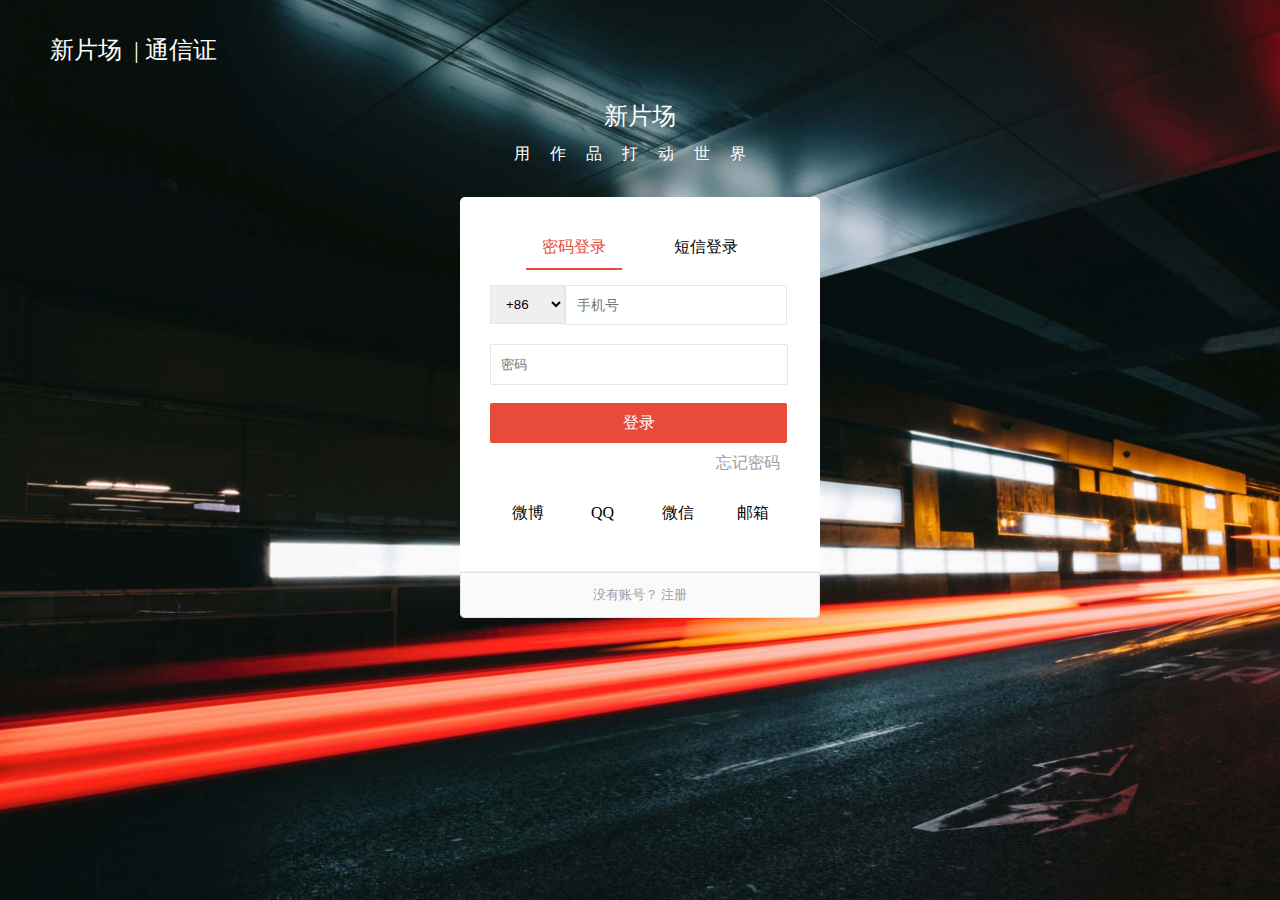
<file: register.html>
<!DOCTYPE html>
<html lang="en">
<head>
    <meta charset="UTF-8">
    <meta name="viewport" content="width=device-width, initial-scale=1.0">
    <meta http-equiv="X-UA-Compatible" content="ie=edge">
    <title>Document</title>
    <!-- <link rel="stylesheet" type="text/css" href="http://at.alicdn.com/t/font_617401_ecaofzzw91pxpqfr.css"> -->
    <link rel="stylesheet" href="css/register.css">
    <script src="js/jquery-1.12.1.min.js"></script>
</head>
<body>
    <div class="register-all">
        <div class="register-hearder">
            <a href="#">新片场</a>
            <span>&nbsp;|&nbsp;通信证</span>
        </div>
        <div class="register-center">
            <div class="register-theme">
                <a href="#">新片场</a>
            </div>
            <div class="register-Notes">用作品打动世界</div>
<!-- 登录模块开始 -->
             <div class="register" ><!--手机号登录开始 -->
                <div class="register-right" id="pwd">密码登录</div>
                <div class="register-left" id="note">短信登录</div><!--鼠标点击 变下划线和字体颜色还有后面的cypher-->
                <div class="register-nub"><!-- 输入手机号开始 -->
                    <select name=""  class="area"><!--id="phone-number"-->
                        <option value="1">+86</option>
                        <option value="2">+852</option>

                    </select>
                    <input type="tel" placeholder="手机号" class="phone-number">
                 </div><!--输入手机号结束 -->
                 <div><!--输入密码或者获取验证码开始 -->
                    <div class="cypher" id="cyp">
                        <input type="password" placeholder="密码">
                    </div>
                    <div class="code" id="cod">
                        <!-- 这个是短信登录的验证码 -->
                        <input type="text" placeholder="验证码">
                        <button>发送验证码</button>
                    </div>
                 </div><!--输入密码结束 -->
                <div><!-- 登录按钮开始 -->
                    <button type="submit" class="btn">登录</button>
                </div><!-- 登录按钮结束 -->
                <div class="forget"><a href="#">忘记密码</a></div>
                <!-- <div>
                    <i class="icon-0041"></i>
                </div>   小图标暂时不会 用文字代替    -->
                <div class="lcon"><!-- 小图标开始 -->
                    <div>
                        <span>微博</span>
                        <div class="tipComponent">
                                <div class="rectangle">
                                    微博
                                </div>
                                <div class="triangle">
                                    <div class="triangle_inner"></div>
                                </div>
                        </div>
                    </div>
                    <div>
                        <span>QQ</span>
                        <div class="tipComponent">
                                <div class="rectangle">
                                    QQ
                                </div>
                                <div class="triangle">
                                    <div class="triangle_inner"></div>
                                </div>
                        </div>
                    </div>
                    <div>
                        <span>微信</span>
                        <div class="tipComponent">
                                <div class="rectangle">
                                    微信
                                </div>
                                <div class="triangle">
                                    <div class="triangle_inner"></div>
                                </div>
                        </div>
                    </div>
                    <div>
                        <span>邮箱</span>
                        <div class="tipComponent">
                                <div class="rectangle">
                                    邮箱
                                </div>
                                <div class="triangle">
                                    <div class="triangle_inner"></div>
                                </div>
                        </div>
                     </div>
                </div><!--小图标结束 -->
            </div><!-- 手机号登录结束 -->
<!-- 登录模块结束 -->
<!-- 注册模块开始 -->
            <div class="post">
                <h4 class="post-title">注册</h4>
                <div class="cypher" >
                    <input type="text" placeholder="昵称" id="name">
                </div>
                <div  class="register-nub">
                    <select name=""  class="area"><!--id="phone-number"-->
                        <option value="1">+86</option>
                        <option value="2">+852</option>

                    </select>
                    <input type="tel" placeholder="手机号" class="phone-number">
                </div>
                <div class="post-code">
                    <input type="text" placeholder="验证码">
                        <button>发送验证码</button>
                </div>
                <div class="cypher">
                    <input type="password" placeholder="密码">
                </div>
                <div class="post-button">
                    <button type="submit" class="btn">注册</button>
                </div>
                <div class="Agreement">
                    <span>注册即代表同意</span>
                    <a href="#">《新片场用户协议》</a>  
                </div>
            </div>
<!-- 注册模块结束 -->

            <div class="switch" >
                <input type="button" id="post1" value="没有账号？ 注册" />
            </div>

            <!-- <div class="post-btn" id="post1">
                <span>没有账号?注册</span>
            </div> -->
        </div>
        <!-- <footer>©2019 新片场 · 京ICP备14003808号-1</footer> -->
        
        <script src="js/register.js"></script>
       

    </div>
</body>
</html>
</file>
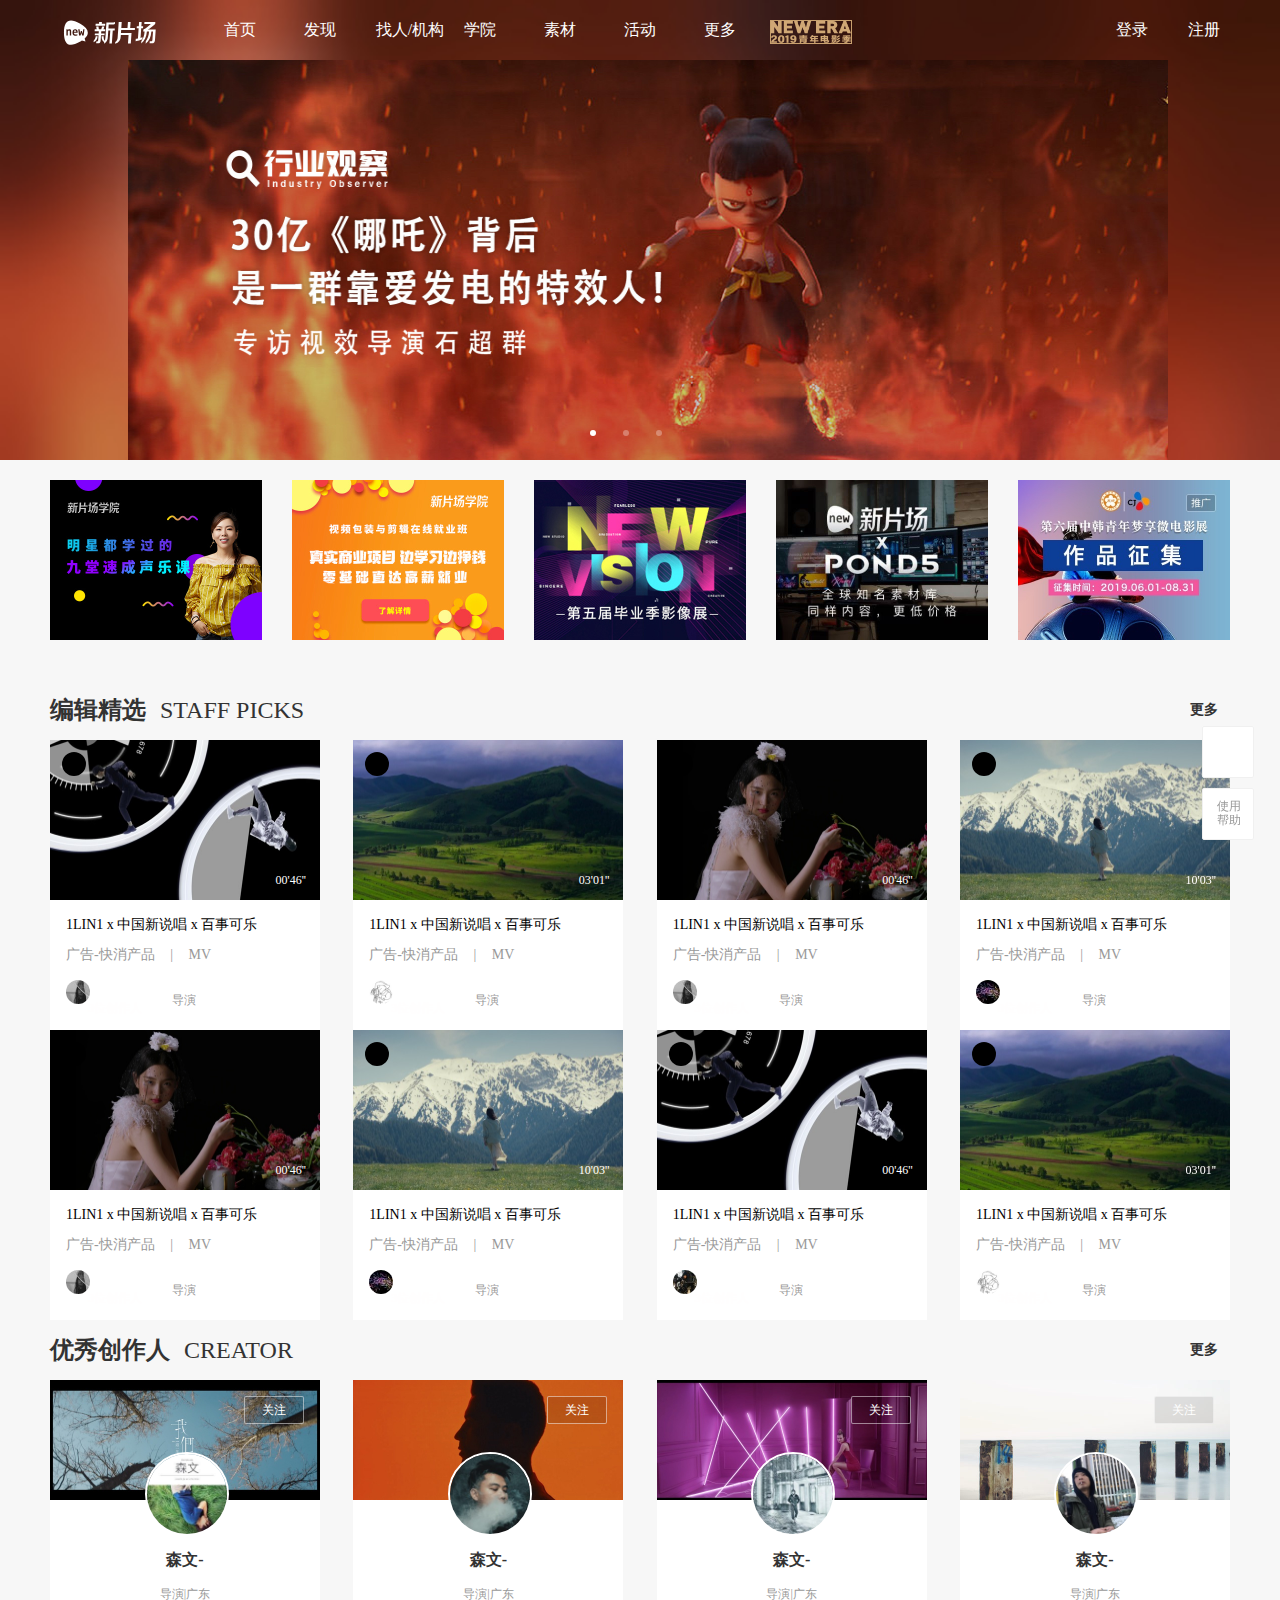
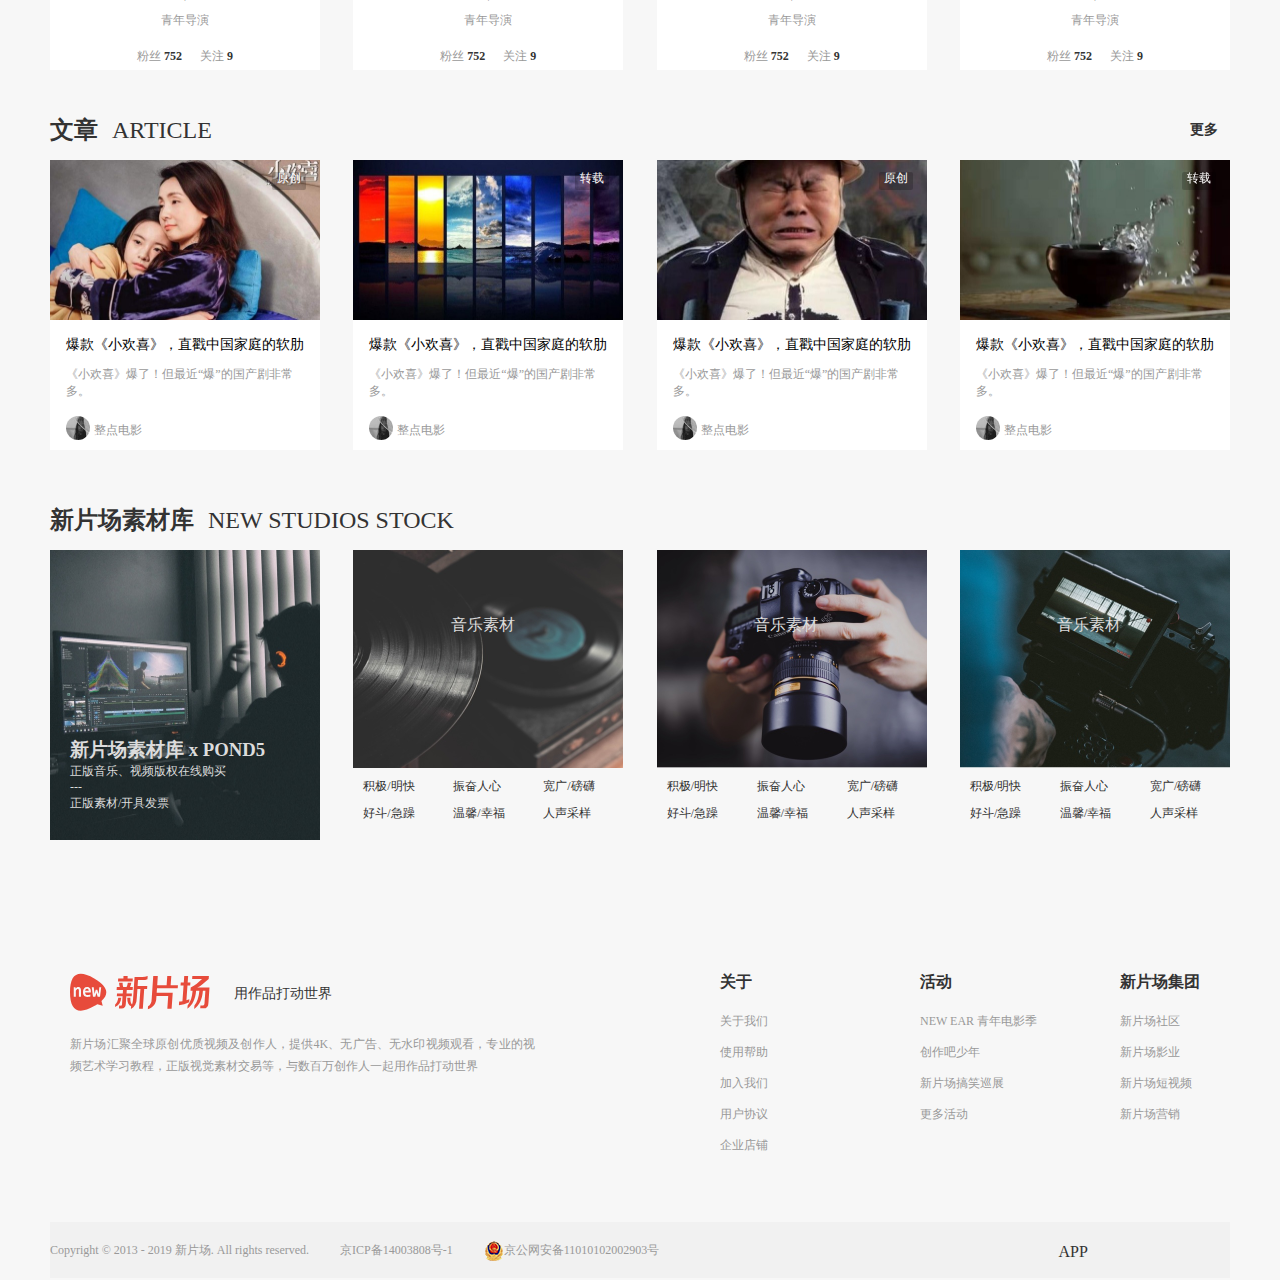
<file: square.html>
<!DOCTYPE html>
<html lang="en">
<head>
    <meta charset="UTF-8">
    <meta name="viewport" content="width=device-width, initial-scale=1.0">
    <meta http-equiv="X-UA-Compatible" content="ie=edge">
    <title>Document</title>
    <link rel="stylesheet" href="css/style.css">
    <link rel="stylesheet" href="http://at.alicdn.com/t/font_1351956_3foeemw3y3t.css">
</head>
<body>
    <nav>
        <div id="slider">
            <ul>
                <li class="show">
                    <img class="bg" src="images/bg01.jpg" alt="">
                    <img src="images/bg1.jpg" alt="">
                </li>
                <li>
                    <img class="bg" src="images/bg02.jpg" alt="">
                    <img src="images/bg2.jpg" alt="">
                </li>
                <li>
                    <img class="bg" src="images/bg03.jpg" alt="">
                    <img src="images/bg3.jpg" alt="">
                </li>
            </ul>
            <div class="spot">
                <span class="spotshow"></span>
                <span></span>
                <span></span>
            </div>
        </div>
        <div class="nav_top">
            <a href="">
                <img src="images/logo.svg" alt="">
            </a>
            <ul class="nav_list">
                <li><a href="">首页</a></li>
                <li>
                    <a href="">发现
                    <i class="iconfont icon-xiangxia"></i>
                    </a>
                    <dl class="nav_show">
                        <dt class="dropdown">
                            <div class="dp_title"><a href="" style="color: #999;font-size:14px;">作品></a></div>
                            <ul class="items">
                                <li><a href="">广告</a></li>
                                <li><a href="">宣传片</a></li>
                                <li><a href="">剧情短片</a></li>
                                <li><a href="">纪录片</a></li>
                                <li><a href="">创意混剪</a></li>
                                <li><a href="">MV</a></li>
                            </ul>
                        </dt>
                        <dt class="line"></dt>
                        <dt class="dropdown">
                            <div class="dp_title"><a href="" style="color: #999;font-size:14px;">文章></a></div>
                        </dt>
                        <dt class="line"></dt>
                        <dt class="dropdown">
                            <div class="dp_title"><a href="" style="color: #999;font-size:14px;">场库></a></div>
                        </dt>
                    </dl>
                </li>
                <li><a href="" style="margin-left:10px">找人/机构</a></li>
                <li><a href="">学院</a></li>
                <li>
                    <a href="">素材
                        <i class="iconfont icon-xiangxia"></i>
                    </a>
                    <dl class="nav_show">
                            <dt class="dropdown">
                                <div class="dp_title"><a href="" style="color: #999;font-size:14px;">视频></a></div>
                                <ul class="items">
                                    <li><a href="">广告</a></li>
                                    <li><a href="">宣传片</a></li>
                                    <li><a href="">剧情短片</a></li>
                                    <li><a href="">纪录片</a></li>
                                    <li><a href="">创意混剪</a></li>
                                    <li><a href="">MV</a></li>
                                </ul>
                            </dt>
                            <dt class="line"></dt>
                            <dt class="dropdown">
                                <div class="dp_title"><a href="" style="color: #999;font-size:14px;">音乐></a></div>
                                <ul class="items">
                                        <li><a href="">广告</a></li>
                                        <li><a href="">宣传片</a></li>
                                        <li><a href="">剧情短片</a></li>
                                        <li><a href="">纪录片</a></li>
                                        <li><a href="">创意混剪</a></li>
                                        <li><a href="">MV</a></li>
                                    </ul>
                            </dt>
                            <dt class="line"></dt>
                            <dt class="dropdown">
                                <div class="dp_title"><a href="" style="color: #999;font-size:14px;">图片></a></div>
                            </dt>
                        </dl>
                </li>
                <li><a href="">活动</a></li>
                <li><a href="">更多<i class="iconfont icon-xiangxia"></i></a></li>
                <li><a href=""><img src="images/ear.png" alt=""></a></li>
            </ul>
            <ul class="nav_btn">
                <li><a href=""><i class="iconfont icon-sousuo5"></i></a></li>
                <li><a href="">登录</a></li>
                <li><a href="register.html" target="_blank">注册</a></li>
            </ul>
        </div>
    </nav>
    <div class="content">
        <ul class="ad">
            <li><a href=""><img src="images/ad1.jpg" alt=""></a></li>
            <li><a href=""><img src="images/ad2.jpg" alt=""></a></li>
            <li><a href=""><img src="images/ad3.jpg" alt=""></a></li>
            <li><a href=""><img src="images/ad4.jpg" alt=""></a></li>
            <li><a href=""><img src="images/ad5.jpg" alt=""></a></li>
        </ul>
        <div class="picks">
            <div class="pick_title">
                <span>编辑精选</span>
                <span>STAFF PICKS</span>
                <a href="">更多</a>
            </div>
            <ul class="pick_text">
                <li>
                    <a href="">
                        <img src="images/cover1.jpg" alt="">
                        <span>00'46''</span>
                        <div class="covericon"><i class="iconfont icon-shoucang1"></i></div>
                        <div class="coverhover">
                            <p>2019-08-11 发布</p>
                        </div>
                    </a>
                    <div class="cover_text">
                        <div class="ctext_top">
                            <p>1LIN1 x 中国新说唱 x 百事可乐</p>
                            <p>
                                <span>广告-快消产品</span>
                                <span>|</span>
                                <span>MV</span>
                            </p>
                        </div>
                        <div class="ctext_bottom">
                            <a href="">
                                <div><img src="images/user3.jpg" alt=""></div>
                                <span>3位创作人</span>
                            </a>
                            <span style="color: #999">导演</span>
                        </div>
                    </div>
                </li>
                <li>
                    <a href="">
                        <img src="images/cover2.jpg" alt="">
                        <span>03'01''</span>
                        <div class="covericon"><i class="iconfont icon-shoucang1"></i></div>
                        <div class="coverhover">
                            <div class="hovertext">
                                暑期到来前，趁着周末到京北的承德游玩两天，这是在丰宁坝上的一天拍摄的素材剪辑成的一个小片。6月下旬，丰宁坝上还未正式进入夏天，加上刚下过雨，草原上的温度只有不到十度，幸好随车带的有一件羽绒服可以御寒。紧张的一天，又是司机又是导航又是导游，得益于DJI
                                Mavic 2的轻巧便携，Sony A7R2的功能画质，再加上运气不错，一天内遇上了不错的天气，趁间隙的时间能拍出来不少的素材还是很不错的。</div>
                            <p>2019-08-8 发布</p>
                        </div>
                    </a>
                    <div class="cover_text">
                        <div class="ctext_top">
                            <p>1LIN1 x 中国新说唱 x 百事可乐</p>
                            <p>
                                <span>广告-快消产品</span>
                                <span>|</span>
                                <span>MV</span>
                            </p>
                        </div>
                        <div class="ctext_bottom">
                            <a href="">
                                <div><img src="images/user2.jpg" alt=""></div>
                                <span>3位创作人</span>
                            </a>
                            <span style="color: #999">导演</span>
                        </div>
                    </div>
                </li>
                <li>
                    <a href="">
                        <img src="images/cover3.jpg" alt="">
                        <span>00'46''</span>
                        <div class="covericon"><i class="iconfont icon-shoucang1"></i></div>
                        <div class="coverhover">
                            <div class="hovertext">汲取 Chanel 2018春夏高级定制的灵感，从衣裳延伸至筵席
                                以花做比，用手工与匠艺之心，将 Chanel 2018春夏高级定制秀场上开放的种种花材加以分类解析，定制了一场美妙的花筵。花与爱丽丝们，兀自摇曳，轻播暗香。
                                手作中种种细腻与微妙的技艺，给予“手艺”（Handcraft）系列短片的第一集《花筵》以灵感。自然界中的鲜花，生命转瞬即逝。手艺却能将短暂且美好的生命力由针尖复活至指间，从衣裳延伸至筵席。
                            </div>
                            <p>2019-08-11 发布</p>
                        </div>
                    </a>
                    <div class="cover_text">
                        <div class="ctext_top">
                            <p>1LIN1 x 中国新说唱 x 百事可乐</p>
                            <p>
                                <span>广告-快消产品</span>
                                <span>|</span>
                                <span>MV</span>
                            </p>
                        </div>
                        <div class="ctext_bottom">
                            <a href="">
                                <div><img src="images/user3.jpg" alt=""></div>
                                <span>3位创作人</span>
                            </a>
                            <span style="color: #999">导演</span>
                        </div>
                    </div>
                </li>
                <li>
                    <a href="">
                        <img src="images/cover4.jpg" alt="">
                        <span>10'03''</span>
                        <div class="covericon"><i class="iconfont icon-shoucang1"></i></div>
                        <div class="coverhover">
                            <div class="hovertext">
                                我们希望能在大格局下去讲述一段寻光者与“光”同行的故事。
                                最重要的是要有光，我们从杭州，青藏，川藏，西藏，最后寻到了日照非常充足的新疆。
                            </div>
                            <p>2019-08-10 发布</p>
                        </div>
                    </a>
                    <div class="cover_text">
                        <div class="ctext_top">
                            <p>1LIN1 x 中国新说唱 x 百事可乐</p>
                            <p>
                                <span>广告-快消产品</span>
                                <span>|</span>
                                <span>MV</span>
                            </p>
                        </div>
                        <div class="ctext_bottom">
                            <a href="">
                                <div><img src="images/user4.jpg" alt=""></div>
                                <span>3位创作人</span>
                            </a>
                            <span style="color: #999">导演</span>
                        </div>
                    </div>
                </li>
                <li>
                    <a href="">
                        <img src="images/cover3.jpg" alt="">
                        <span>00'46''</span>
                        <div class="covericon"><i class="iconfont icon-shoucang1"></i></div>
                        <div class="coverhover">
                            <div class="hovertext">汲取 Chanel 2018春夏高级定制的灵感，从衣裳延伸至筵席
                                以花做比，用手工与匠艺之心，将 Chanel 2018春夏高级定制秀场上开放的种种花材加以分类解析，定制了一场美妙的花筵。花与爱丽丝们，兀自摇曳，轻播暗香。
                                手作中种种细腻与微妙的技艺，给予“手艺”（Handcraft）系列短片的第一集《花筵》以灵感。自然界中的鲜花，生命转瞬即逝。手艺却能将短暂且美好的生命力由针尖复活至指间，从衣裳延伸至筵席。
                            </div>
                            <p>2019-08-11 发布</p>
                        </div>
                    </a>
                    <div class="cover_text">
                        <div class="ctext_top">
                            <p>1LIN1 x 中国新说唱 x 百事可乐</p>
                            <p>
                                <span>广告-快消产品</span>
                                <span>|</span>
                                <span>MV</span>
                            </p>
                        </div>
                        <div class="ctext_bottom">
                            <a href="">
                                <div><img src="images/user3.jpg" alt=""></div>
                                <span>3位创作人</span>
                            </a>
                            <span style="color: #999">导演</span>
                        </div>
                    </div>
                </li>
                <li>
                    <a href="">
                        <img src="images/cover4.jpg" alt="">
                        <span>10'03''</span>
                        <div class="covericon"><i class="iconfont icon-shoucang1"></i></div>
                        <div class="coverhover">
                            <div class="hovertext">
                                我们希望能在大格局下去讲述一段寻光者与“光”同行的故事。
                                最重要的是要有光，我们从杭州，青藏，川藏，西藏，最后寻到了日照非常充足的新疆。
                            </div>
                            <p>2019-08-10 发布</p>
                        </div>
                    </a>
                    <div class="cover_text">
                        <div class="ctext_top">
                            <p>1LIN1 x 中国新说唱 x 百事可乐</p>
                            <p>
                                <span>广告-快消产品</span>
                                <span>|</span>
                                <span>MV</span>
                            </p>
                        </div>
                        <div class="ctext_bottom">
                            <a href="">
                                <div><img src="images/user4.jpg" alt=""></div>
                                <span>3位创作人</span>
                            </a>
                            <span style="color: #999">导演</span>
                        </div>
                    </div>
                </li>
                <li>
                    <a href="">
                        <img src="images/cover1.jpg" alt="">
                        <span>00'46''</span>
                        <div class="covericon"><i class="iconfont icon-shoucang1"></i></div>
                        <div class="coverhover">
                            <p>2019-08-11 发布</p>
                        </div>
                    </a>
                    <div class="cover_text">
                        <div class="ctext_top">
                            <p>1LIN1 x 中国新说唱 x 百事可乐</p>
                            <p>
                                <span>广告-快消产品</span>
                                <span>|</span>
                                <span>MV</span>
                            </p>
                        </div>
                        <div class="ctext_bottom">
                            <a href="">
                                <div><img src="images/user1.jpg" alt=""></div>
                                <span>3位创作人</span>
                            </a>
                            <span style="color: #999">导演</span>
                        </div>
                    </div>
                </li>
                <li>
                    <a href="">
                        <img src="images/cover2.jpg" alt="">
                        <span>03'01''</span>
                        <div class="covericon"><i class="iconfont icon-shoucang1"></i></div>
                        <div class="coverhover">
                            <div class="hovertext">
                                暑期到来前，趁着周末到京北的承德游玩两天，这是在丰宁坝上的一天拍摄的素材剪辑成的一个小片。6月下旬，丰宁坝上还未正式进入夏天，加上刚下过雨，草原上的温度只有不到十度，幸好随车带的有一件羽绒服可以御寒。紧张的一天，又是司机又是导航又是导游，得益于DJI
                                Mavic 2的轻巧便携，Sony A7R2的功能画质，再加上运气不错，一天内遇上了不错的天气，趁间隙的时间能拍出来不少的素材还是很不错的。</div>
                            <p>2019-08-8 发布</p>
                        </div>
                    </a>
                    <div class="cover_text">
                        <div class="ctext_top">
                            <p>1LIN1 x 中国新说唱 x 百事可乐</p>
                            <p>
                                <span>广告-快消产品</span>
                                <span>|</span>
                                <span>MV</span>
                            </p>
                        </div>
                        <div class="ctext_bottom">
                            <a href="">
                                <div><img src="images/user2.jpg" alt=""></div>
                                <span>3位创作人</span>
                            </a>
                            <span style="color: #999">导演</span>
                        </div>
                    </div>
                </li>
            </ul>
        </div>
        <div class="picks">
            <div class="pick_title">
                <span>优秀创作人</span>
                <span>CREATOR</span>
                <a href="">更多</a>
            </div>
            <ul class="creator">
                <li>
                    <a href="">
                        <div class="creator_top">
                            <img src="images/creator1.png" alt="" style="height: 120px">
                            <span class="chead">
                                <img src="images/c1.jpg" alt="">
                            </span>
                            <div class="follow_btn">关注</div>
                        </div>
                        <div class="creator_bottom">
                            <p>森文-</p>
                            <div class="creator_info"><span>导演</span><span>|</span><span>广东</span></div>
                            <div class="work">青年导演</div>
                            <div class="fans">
                                <span>粉丝</span>
                                <span>752</span>
                                <span>关注</span>
                                <span>9</span>
                            </div>
                        </div>
                    </a>
                </li>
                <li>
                    <a href="">
                        <div class="creator_top">
                            <img src="images/creator2.png" alt="" style="height: 120px">
                            <span class="chead">
                                <img src="images/c2.jpg" alt="">
                            </span>
                            <div class="follow_btn">关注</div>
                        </div>
                        <div class="creator_bottom">
                            <p>森文-</p>
                            <div class="creator_info"><span>导演</span><span>|</span><span>广东</span></div>
                            <div class="work">青年导演</div>
                            <div class="fans">
                                <span>粉丝</span>
                                <span>752</span>
                                <span>关注</span>
                                <span>9</span>
                            </div>
                        </div>
                    </a>
                </li>
                <li>
                    <a href="">
                        <div class="creator_top">
                            <img src="images/creator3.png" alt="" style="height: 120px">
                            <span class="chead">
                                <img src="images/c3.jpg" alt="">
                            </span>
                            <div class="follow_btn">关注</div>
                        </div>
                        <div class="creator_bottom">
                            <p>森文-</p>
                            <div class="creator_info"><span>导演</span><span>|</span><span>广东</span></div>
                            <div class="work">青年导演</div>
                            <div class="fans">
                                <span>粉丝</span>
                                <span>752</span>
                                <span>关注</span>
                                <span>9</span>
                            </div>
                        </div>
                    </a>
                </li>
                <li>
                    <a href="">
                        <div class="creator_top">
                            <img src="images/creator4.png" alt="" style="height: 120px">
                            <span class="chead">
                                <img src="images/c4.jpg" alt="">
                            </span>
                            <div class="follow_btn">关注</div>
                        </div>
                        <div class="creator_bottom">
                            <p>森文-</p>
                            <div class="creator_info"><span>导演</span><span>|</span><span>广东</span></div>
                            <div class="work">青年导演</div>
                            <div class="fans">
                                <span>粉丝</span>
                                <span>752</span>
                                <span>关注</span>
                                <span>9</span>
                            </div>
                        </div>
                    </a>
                </li>
            </ul>
        </div>
        <div class="picks">
                <div class="pick_title">
                    <span>文章</span>
                    <span>ARTICLE</span>
                    <a href="">更多</a>
                </div>
                <ul class="pick_text">
                    <li>
                        <a href="">
                            <span class=articon>原创</span>
                            <img src="images/artic1.jpg" alt="">
                            <div class="coverhover">
                                <p>2019-08-11 发布</p>
                            </div>
                        </a>
                        <div class="cover_text">
                            <div class="ctext_top">
                                <p>爆款《小欢喜》，直戳中国家庭的软肋</p>
                                <p>
                                    <span style="font-size: 12px">《小欢喜》爆了！但最近“爆”的国产剧非常多。</span>
                                </p> 
                            </div>
                            <div class="ctext_bottom">
                                <a href="">
                                    <div><img src="images/user3.jpg" alt=""></div>
                                <span style="color: #999;bottom:28px">整点电影</span>
                            </a>
                            </div>
                        </div>
                    </li>
                    <li>
                        <a href="">
                            <span class=articon>转载</span>
                            <img src="images/artic2.jpg" alt="">
                            <div class="coverhover">
                                <p>2019-08-09 发布</p>
                            </div>
                        </a>
                        <div class="cover_text">
                            <div class="ctext_top">
                                <p>爆款《小欢喜》，直戳中国家庭的软肋</p>
                                <p>
                                    <span style="font-size: 12px">《小欢喜》爆了！但最近“爆”的国产剧非常多。</span>
                                </p>
                            </div>
                            <div class="ctext_bottom">
                                <a href="">
                                    <div><img src="images/user3.jpg" alt=""></div>
                                    <span style="color: #999;bottom:28px">整点电影</span>
                                </a>
                            </div>
                        </div>
                    </li>
                    <li>
                        <a href="">
                            <span class=articon>原创</span>
                            <img src="images/artic3.jpg" alt="">
                            <div class="coverhover">
                                <p>2019-08-1 发布</p>
                            </div>
                        </a>
                        <div class="cover_text">
                            <div class="ctext_top">
                                <p>爆款《小欢喜》，直戳中国家庭的软肋</p>
                                <p>
                                    <span style="font-size: 12px">《小欢喜》爆了！但最近“爆”的国产剧非常多。</span>
                                </p>
                            </div>
                            <div class="ctext_bottom">
                                <a href="">
                                    <div><img src="images/user3.jpg" alt=""></div>
                                    <span style="color: #999;bottom:28px">整点电影</span>
                                </a>
                            </div>
                        </div>
                    </li>
                    <li>
                        <a href="">
                            <span class=articon>转载</span>
                            <img src="images/artic4.jpg" alt="">
                            <div class="coverhover">
                                <p>2019-08-07 发布</p>
                            </div>
                        </a>
                        <div class="cover_text">
                            <div class="ctext_top">
                                <p>爆款《小欢喜》，直戳中国家庭的软肋</p>
                                <p>
                                    <span style="font-size: 12px">《小欢喜》爆了！但最近“爆”的国产剧非常多。</span>
                                </p>
                            </div>
                            <div class="ctext_bottom">
                                <a href="">
                                    <div><img src="images/user3.jpg" alt=""></div>
                                    <span style="color: #999;bottom:28px">整点电影</span>
                                </a>
                            </div>
                        </div>
                    </li>
                </ul>
        </div>
        <div class="stock">
            <div class="pick_title">
                <span>新片场素材库</span>
                <span>NEW STUDIOS STOCK</span>
            </div>
            <ul class="stock_content">
                <li>
                    <img src="images/stock1.jpg" alt="">
                    <div class="stock_text">
                        <h3>新片场素材库 x POND5</h3>
                        <p>正版音乐、视频版权在线购买</p>
                        <p>---</p>
                        <p>正版素材/开具发票</p>
                    </div>
                </li>
                <li>
                    <div class="stock_top">
                        <img src="images/stock2.jpg" alt="" style="height: 218px">
                        <div class="stock_icon">
                            <i class="iconfont icon-changpian"></i>
                            <p>音乐素材</p>
                        </div>
                    </div>
                    <ul class="stock_bottom">
                        <li><a href="">积极/明快</a></li>
                        <li><a href="">振奋人心</a></li>
                        <li><a href="">宽广/磅礴</a></li>
                        <li><a href="">好斗/急躁</a></li>
                        <li><a href="">温馨/幸福</a></li>
                        <li><a href="">人声采样</a></li>
                    </ul>
                </li>
                <li>
                    <div class="stock_top">
                        <img src="images/stock3.jpg" alt="" style="height: 218px">
                        <div class="stock_icon">
                                <i class="iconfont icon-shipinbofangyingpian2"></i>
                                <p>音乐素材</p>
                            </div>
                    </div>
                    <ul class="stock_bottom">
                        <li><a href="">积极/明快</a></li>
                        <li><a href="">振奋人心</a></li>
                        <li><a href="">宽广/磅礴</a></li>
                        <li><a href="">好斗/急躁</a></li>
                        <li><a href="">温馨/幸福</a></li>
                        <li><a href="">人声采样</a></li>
                    </ul>
                </li>
                <li>
                    <div class="stock_top">
                        <img src="images/stock4.jpg" alt="" style="height: 218px">
                        <div class="stock_icon">
                                <i class="iconfont icon-tupian"></i>
                                <p>音乐素材</p>
                            </div>
                    </div>
                    <ul class="stock_bottom">
                        <li><a href="">积极/明快</a></li>
                        <li><a href="">振奋人心</a></li>
                        <li><a href="">宽广/磅礴</a></li>
                        <li><a href="">好斗/急躁</a></li>
                        <li><a href="">温馨/幸福</a></li>
                        <li><a href="">人声采样</a></li>
                    </ul>
                </li>
            </ul>
        </div>
    </div>
    <div class="side">
        <ul>
            <li id="toTop"><a href="#"><i class="iconfont icon-xiangshangjiantou"></i></a></li>
            <li>
                <a href=""><i class="iconfont icon-shouji"></i></a>
                <div class="sideshow">
                    <div class="side_code">
                        <img src="images/footer_code.png" alt="">
                        <span>扫码下载APP</span>
                    </div>
                    <div class="side_code">
                        <img src="images/footer_code.png" alt="">
                        <span>关注[新片场]</span>
                    </div>
                </div>
            </li>
            <li><a href=""><span>使用帮助</span></a></li>
        </ul>
    </div>
    <footer>
        <div class="footer_main">
            <div class="fm_left">
                <div>
                    <a href="">
                        <img src="images/footer_logo.svg" alt="">
                    </a>
                    <span>用作品打动世界</span>
                </div>
                <p>新片场汇聚全球原创优质视频及创作人，提供4K、无广告、无水印视频观看，专业的视频艺术学习教程，正版视觉素材交易等，与数百万创作人一起用作品打动世界</p>
            </div>
            <div class="fm_right">
                <div class="footer_list">
                    <p>关于</p>
                    <ul>
                        <li><a href="">关于我们</a></li>
                        <li><a href="">使用帮助</a></li>
                        <li><a href="">加入我们</a></li>
                        <li><a href="">用户协议</a></li>
                        <li><a href="">企业店铺</a></li>
                    </ul>
                </div>
                <div class="footer_list">
                    <p>活动</p>
                    <ul>
                        <li><a href="">NEW EAR 青年电影季</a></li>
                        <li><a href="">创作吧少年</a></li>
                        <li><a href="">新片场搞笑巡展</a></li>
                        <li><a href="">更多活动</a></li>
                    </ul>
                </div>
                <div class="footer_list" style="width: 90px">
                    <p>新片场集团</p>
                    <ul>
                        <li><a href="">新片场社区</a></li>
                        <li><a href="">新片场影业</a></li>
                        <li><a href="">新片场短视频</a></li>
                        <li><a href="">新片场营销</a></li>
                    </ul>
                </div>
                </div>
        </div>
        <div class="footer_bottom">
                <span class="copyright">Copyright © 2013 - 2019 新片场. All rights reserved.</span>
                <span class="copyright">京ICP备14003808号-1</span>
                <span class="copyright"><img src="images/footer-icon.png" alt="">京公网安备11010102002903号</span>
                <ul class="footer_btn">
                    <li>
                        <a href="">
                            <i class="iconfont icon-shouji"></i>APP
                            <div class="footer_code">
                                <img src="images/footer_code.png" alt="">
                                <span>扫码下载APP</span>
                            </div>
                        </a>
                    </li>   
                    <li><a href=""><i class="iconfont icon-weibo"></i></a></li>   
                    <li><a href="">
                        <i class="iconfont icon-gongzhonghao"></i>
                        <div class="footer_code">
                            <img src="images/footer_code.png" alt="">
                            <span>关注[新片场]</span>
                        </div>
                    </a></li>   
                </ul>    
        </div>
    </footer>
<script src="js/square.js"></script>
</body>
</html>
</file>
<file: css/register.css>
*{
    padding: 0px;
    margin: 0px;
}
.register-all{
    width: 100vw;
    height: 100vh;
    background: url(../images/splash-52e44096f61ccb97be15902346a4dfb9.jpg) no-repeat  ;
    background-size: cover;
    background-position: 50%;
   
}
.register-hearder{
    height: 100px;
    color: #fff;
    font-size: 24px;
    padding: 0 50px;
    line-height: 100px;
}
a{
    color: #fff;
    text-decoration: none;
}
.register-center{
    margin: 0 auto;
    /* margin-bottom: 70px!important; */
}
.register-theme {
    color: #fff;
    text-align: center;
    font-size: 24px;
}

.register-Notes{
    color: #fff;
    text-align: center;
    font-size: 16px;
    letter-spacing: 20px;
    margin: 12px 0px 32px 0px ;
}
.register{
    width: 300px;
    height: 344px;
    background-color: #fff;
    padding: 30px 30px 0px 30px;
    margin: 0 auto;
    border-top-left-radius: 5px;
    border-top-right-radius: 5px;
    border-bottom-right-radius: 0px;
    border-bottom-left-radius: 0px;
   
}

.register-right{
    /* float: right; */
    display: inline-block;
    margin: 0 32px 0 36px;
    font-size: 16px;
    padding: 10px 16px;
    border-bottom: 2px solid #e74b3b;
    color: #e74b3b;
}
.register-right:hover{
    color: #e74b3b !important;
    cursor:pointer;
}
.register-left{
    /* float: left; */
    display: inline-block;
    font-size: 16px;
    padding: 10px 16px;
    border-bottom: 2px solid #fff;
}
.register-left:hover{
    color: #e74b3b !important;
    cursor:pointer;
}
input{
    border: 1px solid #e5e5e5;
    border-radius:2px;
    outline: none;
   
}
input:hover{
    transition: all .3s;
    border: 1px solid #9e9e9e;
}
input:focus{
    box-shadow: 0 0 0 2px hsla(0,0%,62%,.2);
}
.register-nub{
    position: relative;
    display: block;
    /* margin-right: 11px;
    margin-left: 11px; */
    line-height: 30px;
    margin-top: 15px;
    height: 40px;
}
.area{
    float: left;
    max-width: 100%;
    /* padding-right: 20px; */
    overflow: hidden;
    white-space: nowrap;
    text-overflow: ellipsis;
    padding: 10px 11px;
    border: 1px solid #e5e5e5;
}
.phone-number{
    float: left;
    width: 66%;
    margin-bottom: 0;
    text-align: inherit;
    font-size: 14px;
    line-height: 22px;
    padding: 8px 11px;
    display: table-cell;
}
.cypher{
    display: block;
}
.cypher>input{
    margin-top: 18.5px;
    padding: 10px 10px;
    width: 92%;
    height: 19.5px;
}
.code{
    display: none;
}
.code>input{
    margin-top: 18px;
    padding: 10px 10px;
    width: 62%;
    float: left;
    height: 20px;
}
.code>button{
    padding: 9px 0;
    font-size: 16px;
    border-radius: 2px;
    width: 30%;
    border: none;
    outline: none;
    float: left;
    margin-top: 18px;
    height: 42px;
}


.btn{
    height: 40px;
    padding: 0 15px;
    font-size: 16px;
    border-radius: 2px;
    width: 99%;
    color: #fff;
    background-color: #e74b3b;
    border: none;
    margin-top: 18px;
    outline: none;
}
.btn:hover{
    cursor:pointer;
}
.forget>a{
    float: right;
    margin: 0px 10px 0 0 ;
    color: #9e9e9e;
    height: 40px;
    line-height: 40px;
}
.lcon{
    height: 40px;
    display: flex;
    margin-top: 50px;
}
.lcon>div{
    width: 25%;
    line-height: 40px;
    text-align: center;
}
.tipComponent{
    position: absolute;

    display: none;
}
.lcon>div:hover .tipComponent{/* 鼠标放span上 display: block; */
    display: block;
    /* transition: all 1s; */
}
.rectangle{
    width: 40px;
    height: 25px;
    border: 1px solid black;
    background: black;
    color: #ffffff;
    text-align: center;
    font-size: 14px;
    line-height: 25px;
    position: absolute;
    top: -62px;
    left: 16px;
}
.triangle{
    margin: 0px;
    border-width: 10px;
    border-style: solid;
    border-color: black transparent transparent;
    padding: 0px;
    width: 0px;
    height: 0px;
    left: 27px;
    position: absolute;
    top: -40px;
}
.triangle_inner{
    margin: 0px;
    border-width: 10px;
    border-style: solid;
    border-color: transparent transparent;
    padding: 0px;
    width: 0px;
    height: 0px;
    left: -10px;
    top: -11px;
    position: absolute;
}
.post{
    width: 300px;
    /* height: 344px; */
    background-color: #fff;
    padding: 30px 30px 0px 30px;
    margin: 0 auto;
    border-top-left-radius: 5px;
    border-top-right-radius: 5px;
    border-bottom-right-radius: 0px;
    border-bottom-left-radius: 0px;
    display: none ;
}
.post-title{
    text-align: center;
    margin-bottom: 32px;
    margin-top: 10px;
    color: #2b2b2b;
    font-size: 16px;
}
#name {
    margin: 0;
}
.post-code>input{
    margin-top: 18px;
    padding: 10px 10px;
    width: 62%;
    float: left;
    height: 20px;
}
.post-code>button{
    padding: 9px 0;
    font-size: 14px;
    border-radius: 2px;
    width: 30%;
    border: none;
    outline: none;
    float: left;
    margin-top: 18px;
    height: 42px;
    color: #2b2b2b;
    background-color: #f7f7f7;
}
.post-button{
    margin-bottom: 15px;

}
.Agreement{
    color: #9e9e9e;
    font-size: 12px;
    line-height: 22px;
    padding-bottom: 25px;
}
.Agreement>a{
    color: #3791f6;
    transition: color .3s;
}
.Agreement>a:hover{
    color: #61b0ff;
}
.post-code button:hover{
    cursor:pointer;
}
.post-button button:hover{
    cursor:pointer;
}





.switch{
    width: 360px;
    height: 46px;
    background-color: #fafafa;
    border-top: 1px solid #f0f0f0;
    margin: 0 auto;
    border-top-left-radius: 0px;
    border-top-right-radius: 0px;
    border-bottom-right-radius: 5px;
    border-bottom-left-radius: 5px;
    text-align: center;
}
.switch input{
    width: 100%;
    height: 100%;
    border-top-left-radius: 0px;
    border-top-right-radius: 0px;
    border-bottom-right-radius: 5px;
    border-bottom-left-radius: 5px;
    background-color: #fafafa;
    color: #9e9e9e;
}
.switch input:hover{
    border: 1px solid #e5e5e5;
    color: #e74b3b;
    cursor:pointer;
}






/* 
.post-btn{
    width: 360px;
    height: 46px;
    background-color: #fafafa;
    border-top: 1px solid #f0f0f0;
  
    margin: 0 auto;
    border-top-left-radius: 0px;
    border-top-right-radius: 0px;
    border-bottom-right-radius: 5px;
    border-bottom-left-radius: 5px;
    text-align: center;
    display: none;

}
.post-btn>span{
    color: #9e9e9e;
    line-height: 46px;
} */
</file>
<file: css/style.css>
*{
    margin: 0;
    padding:0;
}
body{
    background: #f7f7f7;
}
a{
    text-decoration: none;
    color: #333;
}
ul li{
    list-style: none;
}

nav{
    width: 100%;
    height: 460px;
    background: rgba(0, 0, 0, 0); 
    position: relative;  
    overflow: hidden;
}
/* 轮播 */
#slider{
    width: 100%;
    height: 460px;
}
#slider li{
    width: 100%;
    height: 460px;
    display: none;
}
#slider .show{
    display: block;
}
#slider .bg{
    width: 100%;
    height: 460px;
    position: absolute;
    top:0;
    left: 0;
   
}
.bg+img{
    transition: all 1s;
}
.bg+img:hover{
    transform:scale(1.05);
}
#slider img{
   width: 1040px;
   height: 400px;
   margin: 0 auto;
   position: absolute;
   left:10%;
   top:60px;
}
.spot{
    width: 100px;
    height: 20px;
    position: absolute;
    left:45%;
    bottom: 10px;
    display: flex;
    justify-content: space-around;
}
.spot span{
    width: 6px;
    height: 6px;
    border-radius: 50%;
    background: rgba(255, 255, 255, 0.3);
    opacity: 1;
}
.spot .spotshow{
    background: #fff;
}
/* 头部 */
.nav_top{
    width: 1260px;
    height: 60px;
    margin:0 60px;
    position: absolute;
    left: 0;
    top:0;
}
.nav_top li{
    position: relative;
}
.nav_top a{
    display: inline-block;
    width: 100px;
    height: 60px;
    line-height: 60px;
    float:left;  
}
.nav_show{
    width: 194px;
    background-color: #333;
    border: solid 1px rgba(51, 51, 51, 0.5);
    color: #999;
    position: absolute;
    left:0;
    top:44px;
    display: none;
    transition:all 1s;
}
.nav_top li:hover .nav_show{
    display: block;
}
.nav_show dt{
    width: 100%;
}
.nav_show .line{
    height: 1px;
    background: #3d3d3d;
}
.nav_show a:hover{
    color: #fff !important;
}
.dp_title{
    height: 36px;
    width: 100%;
}
.dp_title a{
    font-size: 14px;
    color: #999;
    margin-top: 0 !important;
    height: 36px !important;
    line-height: 36px !important;
}
.items{
    height: 90px;
    width: 100%;
    display: flex;
    justify-content: space-around;
    flex-flow: wrap;
    margin: 0 0 5px 0;
}
.items li{
    font-size: 12px;
    width: 80px !important;
    height: 28px !important;
    margin-right:0 !important;
}
.items>li>a{
    text-align: left !important;
    margin-left: 14px !important;
    color: #999 !important;
    height: 28px !important;
    line-height: 28px !important;
}

.nav_top a img{
    width: 100px;
    height: 25px;
    margin-top: 20px;
}
.nav_list{
    width: 670px;
    height: 60px;
    display: inline-block;
    margin-left: 40px;
}
.nav_list li{
    float: left;
    width: 80px;
    height: 60px;
}
.nav_list li a{
    opacity: 1;
    color: #fff;
    width: 80px;
    height: 60px;
    text-align: center;
    position: relative;
    line-height: 60px;
}
.nav_list li a i{
    font-size: 14px;
    color: rgba(255, 255, 255, 0.3);
    position: absolute;
    top:-2px;
    left:60px;
}
.nav_list li a:hover i{
    color: #fff;
}
.nav_list li:last-child{
    margin-left: 10px;
}
.nav_list li:last-child a img{
    width: 80px;
    height: 22px;
    border: 1px solid #C8A06E;
}
.nav_btn{
    float: right;
    height: 60px;
    margin-right: 60px;
}
.nav_btn li{
    float: left;
    width: 32px;
    margin-right: 40px;
}
.nav_btn li a{
    opacity: 1;
    color: #fff;
}
.nav_btn li:first-child i{
    font-size: 22px;
}
.content{
    padding: 20px 0;
    width: 1180px;
    margin: 0 auto;
}
.ad{
    width: 100%;
    height: 200px;
    display: flex;
    justify-content: space-between;
}
.ad li img{
    width: 212px;
    height: 160px;
}
.picks{
    width: 100%;
}
.pick_title{
    height: 40px;
    width: 100%;
    margin: 10px 0;
}
.pick_title span{
    font-size: 24px;
    color: #333;
    font-weight: 600;
    line-height: 40px;
}
.pick_title span:nth-child(2){
    font-weight: 300;
    padding-left: 10px;
}
.pick_title a{
    color: #333;
    float: right;  
    display: inline-block;
    width: 40px;
    height: 40px;
    line-height: 40px;
    font-weight: 600;
    font-size: 14px;
}
.pick_text{
    width: 100%;
    display: flex;
    justify-content: space-between;
    flex-wrap: wrap;
}
.pick_text li{
    width: 270px;
    height: 290px;
    background: #fff;
}
.pick_text a{
    display: block;
    width: 270px;
    height: 160px;
    position: relative;
}
.pick_text a span{
    position: absolute;
    color: #fffefe;
    position: absolute;
    right: 14px;
    bottom: 14px;
    line-height: 1;
    font-weight: 300;
    z-index: 1;
    font-size: 12px;
}
.covericon{
    width: 24px;
    height: 24px;
    border-radius: 50%;
    background: #000;
    position: absolute;
    left:12px;
    top:12px;
    display: block;
    transition: all .15s;
}
.covericon i{
    color: #fff;
    margin-left: 7px;
    font-size: 12px;
}
.coverhover{
    position: absolute;
    top:0;
    left:0;
    background: rgba(0, 0, 0, 0.5);
    width: 100%;
    height: 100%;
    display: none;
    transition: all .15s ease-in-out;
}
.coverhover p{
    color: #fff;
    position: absolute;
    bottom: 14px;
    left: 14px;
    line-height: 1;
    font-weight: 300;
    font-size: 12px;
}
.hovertext{
    width: 90%;
    height: 50px;
    margin: 10px;
    font-size: 12px;
    color: #fff;
    -webkit-line-clamp: 3;
    overflow: hidden;
    text-overflow: ellipsis;
}
.pick_text  li a:hover .coverhover{
    display: block;
}
.pick_text li a:hover .covericon{
    display: none;
}
.pick_text li img{
    width: 270px;
    height: 160px;
}
.cover_text{
    width: 270px;
    height: 132px;
}
.ctext_top{
    padding:16px;
    font-size: 14px;
}
.ctext_top p:nth-child(2){
    color: #999;
    margin-top: 12px;
}
.ctext_top p:nth-child(2) span:nth-child(2){
    margin: 0 12px;
}
.ctext_bottom{
    padding:0 16px;
    height: 48px;
}
.ctext_bottom a{
    display: inline-block;
    width: 90px;
    height: 48px;
    margin-right: 12px;
    position: relative;
}
.ctext_bottom a div{
    display: inline-block;
}
.ctext_bottom a div img{
    width: 24px;
    height: 24px;
    border-radius: 50%;
}
.ctext_bottom  span{
    font-size: 12px;
}
/* creator */
.creator{
    height: 320px;
    display: flex;
    justify-content: space-between;
    flex-wrap: wrap;
}
.creator li{
    width: 270px;
    height: 290px;
    background: #fff;
}
.creator li a:hover img{
    transform: scale(1.1);
    transition: all .5s;
}
.creator_top{
    height: 120px;
    width: 100%;
    position: relative;
}
.creator_top img{
    height: 120px;
}
.creator_top .chead{
    position: absolute;
    bottom: -40px;
    left: 35%;
}
.creator_top span img{
    border-radius: 50%;
    width: 80px;
    height: 80px;
    border: 2px solid #fff;
}
.follow_btn{
    position: absolute;
    right: 16px;
    top: 16px;
    width: 58px;
    height: 26px;
    border: solid 1px rgba(255,255,255,.5);
    border-radius: 2px;
    font-size: 12px;
    font-weight: 500;
    color: #fff;
    line-height: 26px;
    text-align: center;
    cursor: pointer;
    background-color: rgba(0, 0, 0, 0.1);
}
.follow_btn:hover{
    background-color: rgba(0, 0, 0, 0.4);
    transition: all .15s ease-in-out;
}
.creator_bottom{
    text-align: center;
    padding: 50px 20px 14px;
}
.creator_bottom p{
    height: 24px;
    font-weight: 600;
}
.creator_info{
    padding: 10px 0;
    height: 18px;
}
.creator_info span{
    color: #999;
    font-size: 12px;
}
.work{
    height: 36px;
    color: #999;
    font-size: 12px;
}
.fans{
    font-size: 12px;
    color: #999;
}
.fans span:nth-child(2n){
    font-weight: 600;
    color: #333;
}
.fans span:nth-child(2){
    margin-right: 15px;
}
/* 文章 */
.articon{
    position: absolute;
    /* width: 36px; */
    height: 18px;
    border-radius: 2px;
    background-color: rgba(0, 0, 0, 0.2);
    top: 12px;
    right: 12px;
    font-size: 12px;
    color: #fff;
    text-align: center;
    padding: 0 5px;
}
/* 素材库 */
.stock{
    padding:40px 0
}
.stock_content{
    width: 100%;
    display: flex;
    justify-content: space-between;
    flex-wrap: wrap;
}
.stock_content li{
    width: 270px;
    height: 292px;
    position: relative;
}
.stock_content li img{
    width: 270px;
    height: 290px;
}
.stock_content li img:hover{
    transform: scale(1.1);
    transition: all .5s;
}
.stock_text{
    padding: 0 20px;
    color: #dcdcdc;
    position: absolute;
    bottom: 30px;
    width: 100%;
}
.stock_text p{
    font-size: 12px;
    color: #dcdcdc;
}
.stock_top{
    height: 218px;
    position: relative;
}
.stock_icon{
    position: absolute;
    text-align: center;
    top: 25%;
    left: 36%
}
.stock_icon i{
    font-size: 60px;
    color: #fff;
}
.stock_icon p{
    color: #dcdcdc;
    font-size: 16px;
    margin-top: 10px;
}
.stock_bottom{
    height:54px;
    width: 100%;
    padding-top: 10px;
    display: flex;
    justify-content:space-around;
    flex-flow: wrap;
}
.stock_bottom li {
    color: #333;
    font-size: 12px;
    width: 70px;
    height: 24px;
    display: inline-block;
}
/* 侧边栏side */
.side{
    position: fixed;
    right: 26px;
    bottom:50px;
}
.side ul li{
    height: 50px;
    width: 50px;
    background: #fff;
    border: 1px solid #f0f0f0;
    margin-bottom: 10px;
    border-radius: 2px;
    position: relative;
}
.side ul li a:hover{
    color: #333;
}
.side ul li a{
    width: 100%;
    height: 100%;
    text-align: center;
    display: block;
    line-height: 50px;
    color: #999;
}
.side ul li a:last-child span{
    font-size: 12px;
    display: block;
    width: 24px;
    height: 28px;
    position: absolute;
    left: 28%;
    top: 20%;
    line-height: 1.2;
}
.side ul li a i{
    font-size: 20px;
}
.side li:hover .sideshow{
    display: block;
}
.sideshow{
    display: none;
    position: absolute;
    right: 53px;
    bottom: 0px;
    padding-right: 15px;
    width: 260px;
    height: 132px;
    background: #fff;
}
.side_code{
    width: 120px;
    height: 140px;
    box-sizing: border-box;
    box-shadow: 0 0 8px rgba(0,0,0,.1);
    text-align: center;
    flex-wrap: wrap;
    justify-content: center;
    float: left;
}
.side_code img{
    width: 100px;
    height: 100px;
    margin-top: 5px;
}
.side_code span{
    font-size: 12px;
    display: block;
    height: 20px;
    line-height: 20px;
}
#toTop{
    display: none;
    position: fixed;
    bottom: 174px;
    right: 27px;
    height: 50px;
    width: 50px;
    z-index:999;
}
/* footer */
footer{
    padding: 20px 0;
    width: 1180px;
    height: 321px;
    margin: 0 auto;
}
.footer_main{
    width: 1140px;
    height: 200px;
    padding: 50px 20px;
    margin: 0 auto;
}
.fm_left{
    width: 465px;
    float: left;
}
.fm_left>div>a{
    margin-right: 20px;
    display: inline-block;
    vertical-align: middle;
}
.fm_left>div>span{
    font-size: 14px;
    color: #333;
}
.fm_left p{
    margin: 18px 0 39px 0;
    text-align: justify;
    line-height: 1.8;
    color: #999999;
    font-size: 12px;
}
.fm_right{
    float: right;
}
.footer_list{
    width: 200px;
    float: left;
}
.footer_list p{
    padding-bottom: 20px;
    color: #333;
    font-size: 16px;
    font-weight: 600;
}
.footer_list ul li{
    margin-bottom: 14px;
    font-size: 12px;
}
.footer_list ul li a{
    color: #999;
}
.footer_bottom{
    background: #f1f1f1;
    height: 56px;
}
.copyright{
    font-size: 12px;
    color: #999;
    margin-right: 27px;
    line-height: 56px;
}
.copyright img{
    vertical-align: middle;
}
.footer_btn{
    float: right;
    width: 200px;
    height: 56px;
    display: flex;
    justify-content: space-around;
    line-height: 56px;
}
.footer_btn li a i{
    font-size: 22px;
}
.footer_btn li a{
    position: relative;
}
.footer_btn li a:hover .footer_code{
    display: flex;
}
.footer_code{
    width: 120px;
    height: 140px;
    box-sizing: border-box;
    box-shadow: 0 0 8px rgba(0,0,0,.1);
    position: absolute;
    left: 0;
    top: -146px;
    z-index:99;
    text-align: center;
    display: none;
    flex-wrap: wrap;
    justify-content: center;
}
.footer_code img{
    width: 100px;
    height: 100px;
    margin-top: 5px;
}
.footer_code span{
    font-size: 12px;
    display: block;
    height: 20px;
    line-height: 20px;
}
</file>
